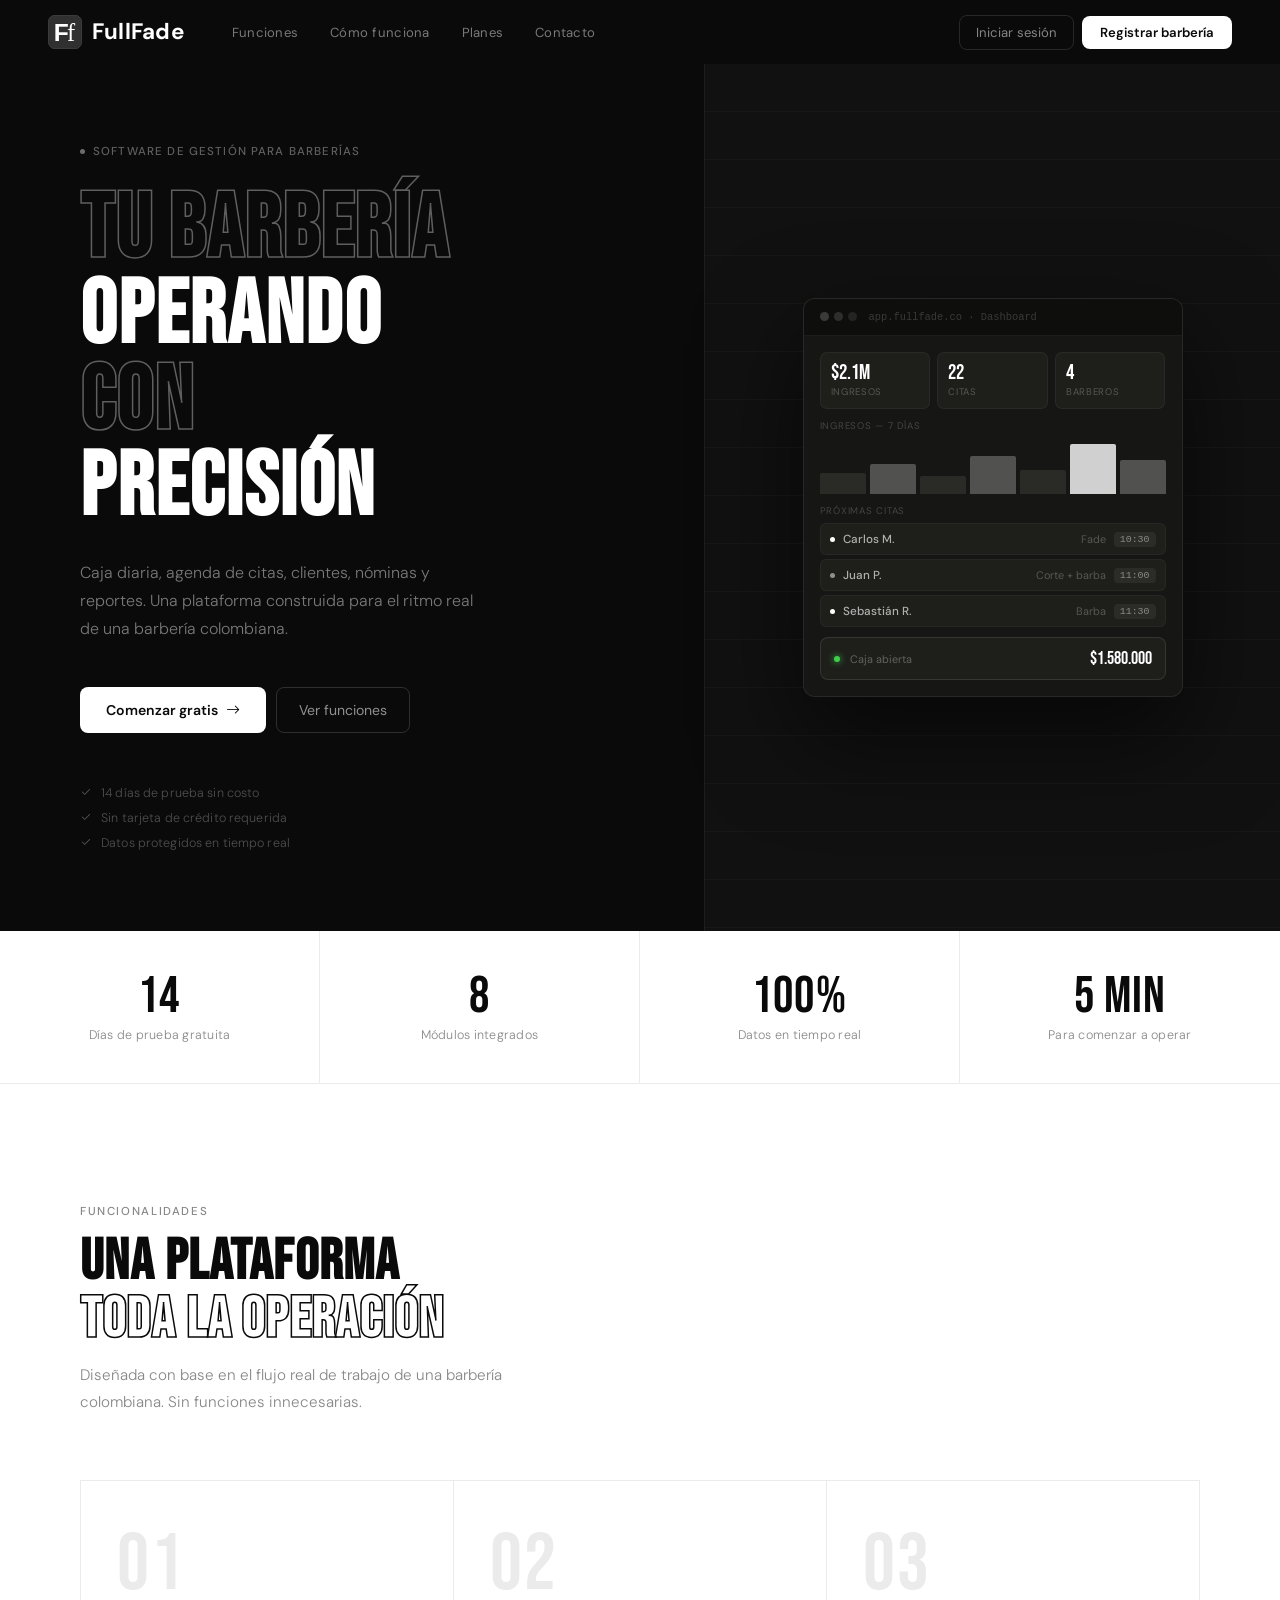
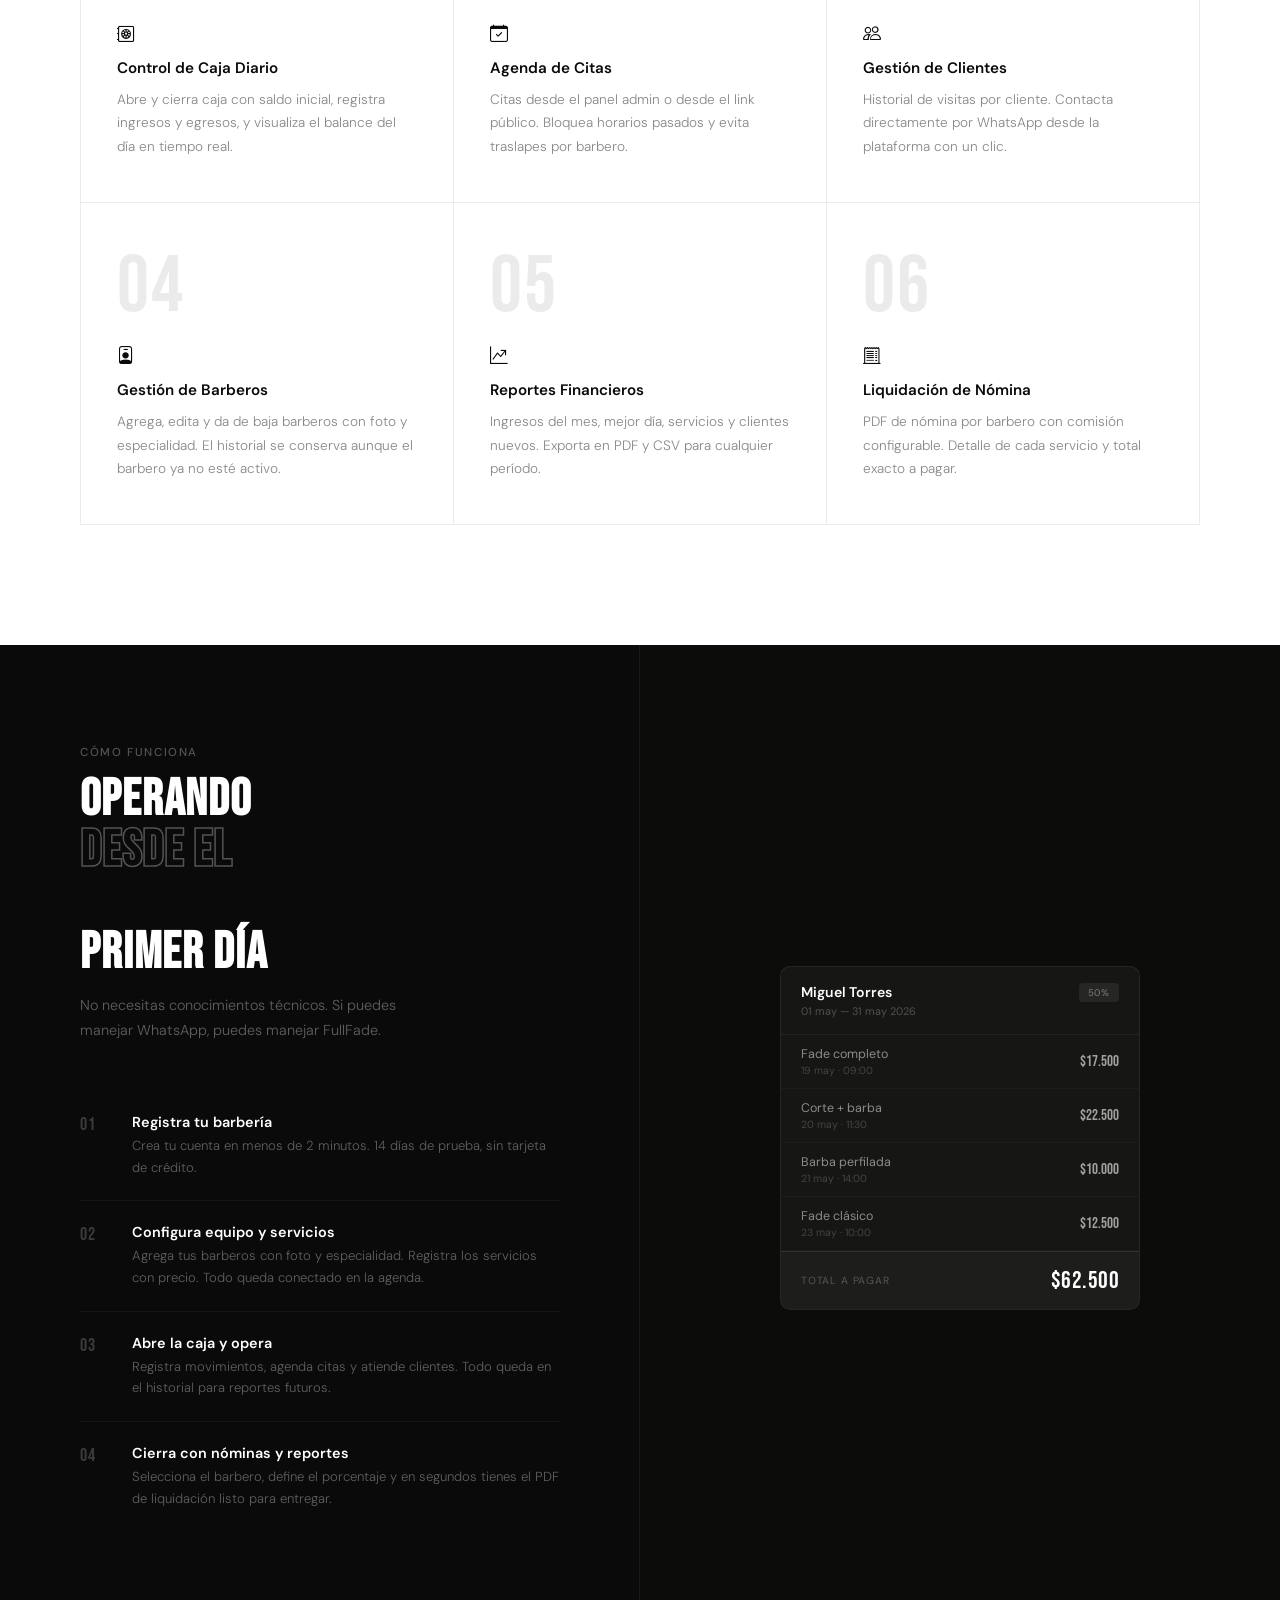
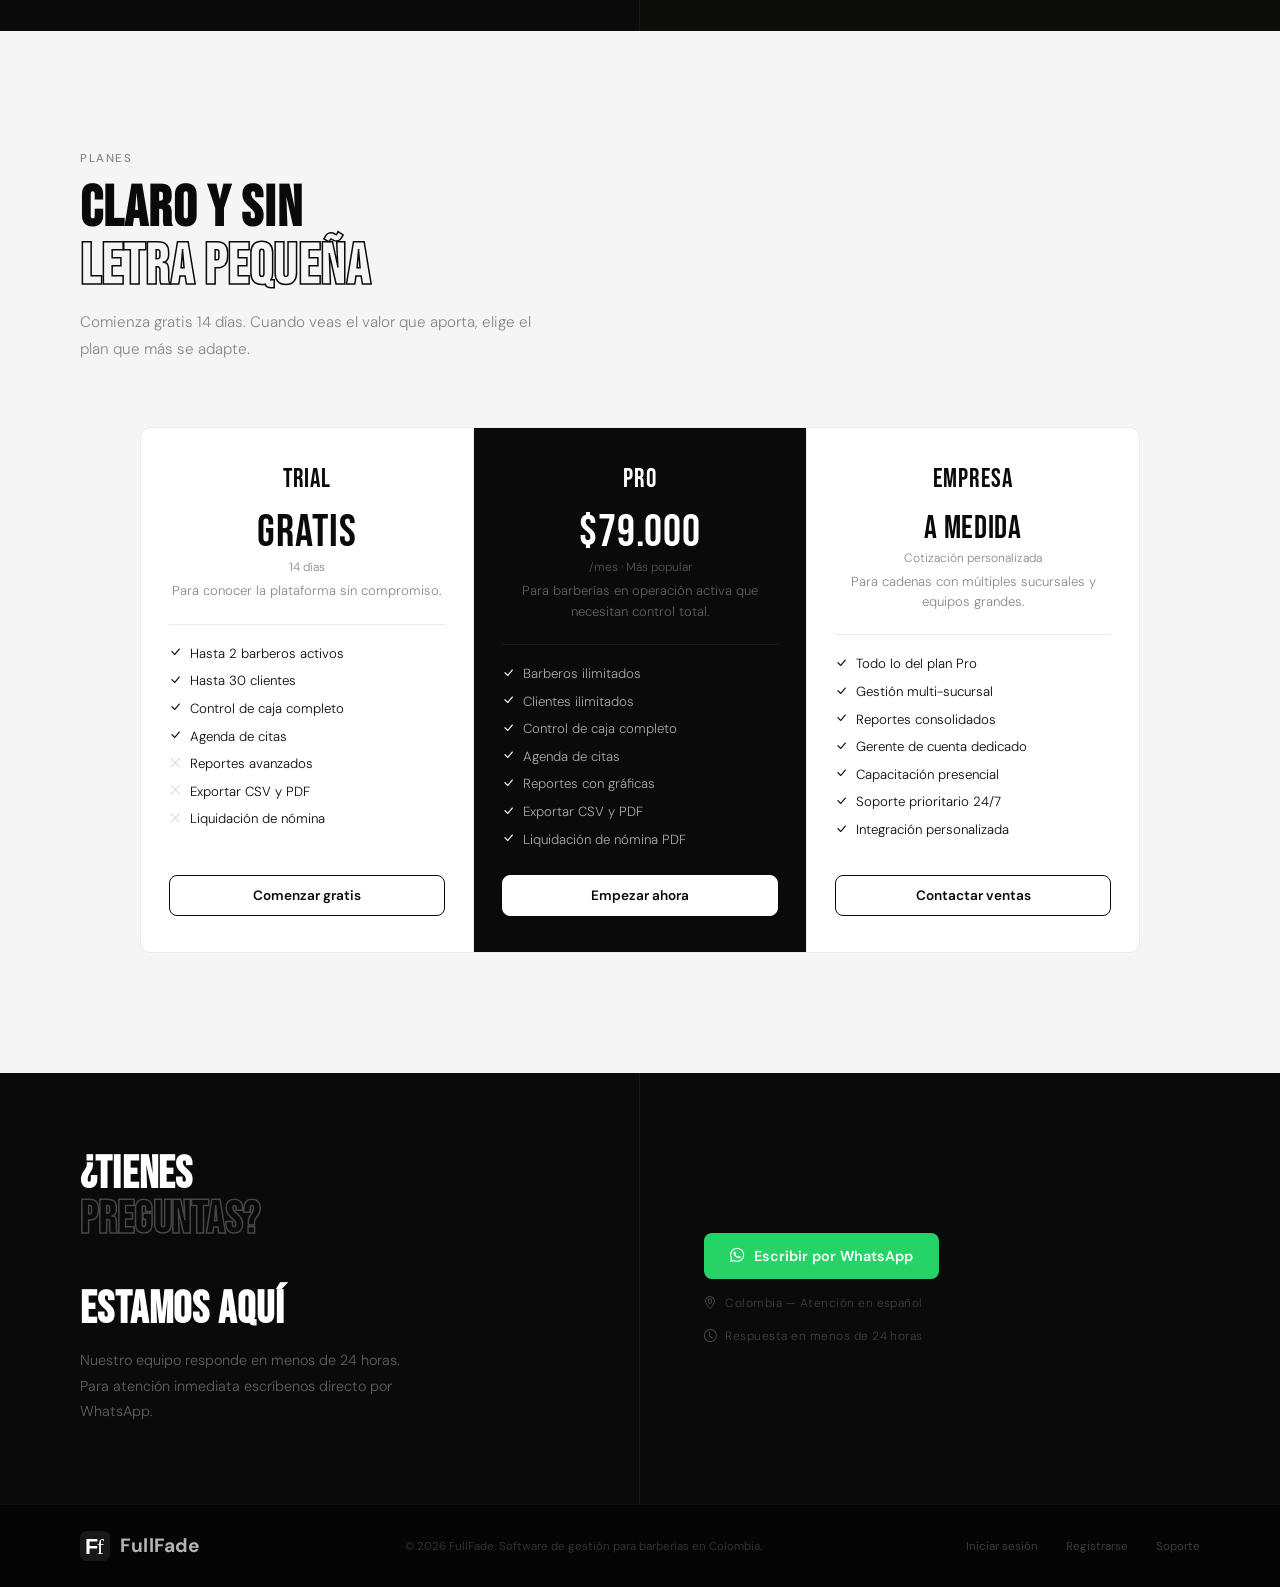
<file: index.html>
<!DOCTYPE html>
<html lang="es">
<head>
  <meta charset="UTF-8" />
  <meta name="viewport" content="width=device-width, initial-scale=1.0" />
  <title>FullFade - Software de Gestión para Barberías</title>
  <meta name="description" content="Controla tu caja, agenda citas, gestiona barberos y genera nóminas. Todo desde una sola plataforma diseñada para barberías colombianas." />
  <link rel="shortcut icon" href="/src/assets/favicon.svg" type="image/x-icon">
  <link rel="preconnect" href="https://fonts.googleapis.com" />
  <link rel="preconnect" href="https://fonts.gstatic.com" crossorigin />
  <link href="https://fonts.googleapis.com/css2?family=Bebas+Neue&family=DM+Sans:ital,opsz,wght@0,9..40,300;0,9..40,400;0,9..40,500;0,9..40,600&display=swap" rel="stylesheet" />
  <link rel="stylesheet" href="https://cdn.jsdelivr.net/npm/bootstrap-icons@1.11.3/font/bootstrap-icons.min.css" />

  <style>
    *, *::before, *::after { box-sizing: border-box; margin: 0; padding: 0; }

    :root {
      --black:  #0a0a0a;
      --white:  #ffffff;
      --gray1:  #f5f5f5;
      --gray2:  #ebebeb;
      --gray3:  #d0d0d0;
      --gray4:  #888888;
      --gray5:  #444444;
      --display: 'Bebas Neue', sans-serif;
      --body:    'DM Sans', system-ui, sans-serif;
      --r: 8px;
      --t: 0.2s ease;
    }

    html { scroll-behavior: smooth; }
    body {
      font-family: var(--body);
      background: var(--white);
      color: var(--black);
      overflow-x: hidden;
    }

    /* ── NAV ─────────────────────────────────────────────────────── */
    .nav {
      position: fixed; top: 0; left: 0; right: 0; z-index: 100;
      height: 64px;
      background: var(--black);
      display: flex; align-items: center;
    }
    .nav-inner {
      width: 100%; max-width: 1280px; margin: 0 auto;
      padding: 0 48px;
      display: flex; align-items: center; gap: 48px;
    }
    .logo {
      display: inline-flex; align-items: center; gap: 10px;
      text-decoration: none; flex-shrink: 0;
    }
    .logo-text {
      font-family: var(--body);
      font-size: 1.4rem; font-weight: 700;
      color: var(--white); line-height: 1;
      letter-spacing: 0.01em;
    }
    .nav-links { display: flex; gap: 32px; flex: 1; }
    .nav-links a {
      font-size: 0.82rem; font-weight: 400;
      color: rgba(255,255,255,0.45);
      text-decoration: none; letter-spacing: 0.02em;
      transition: color var(--t);
    }
    .nav-links a:hover { color: rgba(255,255,255,0.9); }
    .nav-actions { display: flex; gap: 8px; align-items: center; flex-shrink: 0; }
    .nav-login {
      font-size: 0.82rem; font-weight: 400; color: rgba(255,255,255,0.5);
      text-decoration: none; padding: 8px 16px;
      border: 1px solid rgba(255,255,255,0.12); border-radius: var(--r);
      transition: all var(--t);
    }
    .nav-login:hover { color: var(--white); border-color: rgba(255,255,255,0.3); }
    .nav-reg {
      font-size: 0.82rem; font-weight: 600; color: var(--black);
      text-decoration: none; padding: 8px 18px;
      background: var(--white); border-radius: var(--r);
      transition: background var(--t);
    }
    .nav-reg:hover { background: var(--gray2); }
    .nav-burger {
      display: none; flex-direction: column; gap: 5px;
      background: none; border: none; padding: 4px; margin-left: auto;
    }
    .nav-burger span { display: block; width: 20px; height: 1.5px; background: var(--white); }
    .nav-mobile {
      display: none; flex-direction: column;
      background: var(--black);
      border-top: 1px solid rgba(255,255,255,0.07);
      padding: 12px 20px 20px;
    }
    .nav-mobile.open { display: flex; }
    .nav-mobile a {
      font-size: 0.88rem; color: rgba(255,255,255,0.55);
      text-decoration: none; padding: 10px 10px; border-radius: 6px;
      transition: all var(--t);
    }
    .nav-mobile a:hover { color: var(--white); background: rgba(255,255,255,0.05); }
    .nav-mobile .m-reg {
      margin-top: 8px; background: var(--white); color: var(--black);
      font-weight: 600; text-align: center; border-radius: var(--r);
    }
    .nav-mobile .m-reg:hover { background: var(--gray2); }

    /* ── HERO ─────────────────────────────────────────────────────── */
    .hero {
      min-height: 100vh;
      padding-top: 64px;
      background: var(--black);
      display: grid;
      grid-template-columns: 55% 45%;
      overflow: hidden;
    }

    .hero-left {
      display: flex; flex-direction: column; justify-content: center;
      padding: 80px 64px 80px 80px;
    }

    /* tagline pequeño */
    .hero-tag {
      display: inline-flex; align-items: center; gap: 8px;
      font-size: 0.72rem; font-weight: 500; letter-spacing: 0.1em;
      text-transform: uppercase; color: rgba(255,255,255,0.35);
      margin-bottom: 28px;
    }
    .hero-tag-dot {
      width: 5px; height: 5px; border-radius: 50%;
      background: var(--white); opacity: 0.4; flex-shrink: 0;
    }

    .hero-h1 {
      font-family: var(--display);
      font-size: clamp(4rem, 7vw, 7rem);
      line-height: 0.96;
      color: var(--white);
      letter-spacing: 0.02em;
      margin-bottom: 28px;
    }
    /* linea de acento: hueca (outline) */
    .hero-h1 .outline {
      -webkit-text-stroke: 1.5px rgba(255,255,255,0.35);
      color: transparent;
      display: block;
    }
    .hero-h1 .solid { display: block; }

    .hero-sub {
      font-size: 1rem; font-weight: 300;
      color: rgba(255,255,255,0.45);
      line-height: 1.75; max-width: 400px;
      margin-bottom: 44px;
    }

    .hero-btns { display: flex; gap: 10px; flex-wrap: wrap; margin-bottom: 52px; }
    .btn-wh {
      display: inline-flex; align-items: center; gap: 8px;
      background: var(--white); color: var(--black);
      font-size: 0.88rem; font-weight: 600; padding: 13px 26px;
      border-radius: var(--r); text-decoration: none;
      transition: all var(--t);
    }
    .btn-wh:hover { background: var(--gray2); transform: translateY(-1px); }
    .btn-br {
      display: inline-flex; align-items: center; gap: 8px;
      background: transparent; color: rgba(255,255,255,0.55);
      font-size: 0.88rem; font-weight: 400; padding: 13px 22px;
      border: 1px solid rgba(255,255,255,0.15); border-radius: var(--r);
      text-decoration: none; transition: all var(--t);
    }
    .btn-br:hover { color: var(--white); border-color: rgba(255,255,255,0.4); }

    .hero-proofs { display: flex; flex-direction: column; gap: 9px; }
    .hero-proof {
      display: flex; align-items: center; gap: 9px;
      font-size: 0.78rem; font-weight: 300;
      color: rgba(255,255,255,0.28); letter-spacing: 0.01em;
    }
    .hero-proof i { font-size: 0.72rem; color: rgba(255,255,255,0.35); }

    /* panel derecho del hero */
    .hero-right {
      position: relative;
      background: #111;
      display: flex; align-items: center; justify-content: center;
      padding: 60px 48px;
      border-left: 1px solid rgba(255,255,255,0.05);
    }
    /* líneas horizontales sutiles — efecto hoja milimetrada en negro */
    .hero-right::before {
      content: '';
      position: absolute; inset: 0;
      background: repeating-linear-gradient(
        180deg,
        transparent 0px,
        transparent 47px,
        rgba(255,255,255,0.03) 47px,
        rgba(255,255,255,0.03) 48px
      );
      pointer-events: none;
    }

    /* dashboard mock */
    .dash {
      position: relative; z-index: 1;
      width: 100%; max-width: 380px;
      background: #161614;
      border: 1px solid rgba(255,255,255,0.08);
      border-radius: 12px; overflow: hidden;
      box-shadow: 0 40px 100px rgba(0,0,0,0.6);
    }
    .dash-bar {
      padding: 12px 16px;
      background: #0e0e0c;
      border-bottom: 1px solid rgba(255,255,255,0.06);
      display: flex; align-items: center; gap: 12px;
    }
    .d-dots { display: flex; gap: 5px; }
    .d-dots span { width: 9px; height: 9px; border-radius: 50%; }
    .d-dots span:nth-child(1) { background: #3a3a38; }
    .d-dots span:nth-child(2) { background: #2e2e2c; }
    .d-dots span:nth-child(3) { background: #242422; }
    .d-url {
      font-family: 'DM Mono', monospace; font-size: 0.65rem;
      color: rgba(255,255,255,0.18); flex: 1;
    }
    .dash-body { padding: 16px; display: flex; flex-direction: column; gap: 10px; }

    /* kpis */
    .d-kpis { display: grid; grid-template-columns: repeat(3,1fr); gap: 7px; }
    .dk {
      background: #1e1e1b; border: 1px solid rgba(255,255,255,0.05);
      border-radius: 7px; padding: 10px;
    }
    .dk-v {
      font-family: var(--display); font-size: 1.3rem; color: var(--white);
      line-height: 1; margin-bottom: 2px;
    }
    .dk-l {
      font-size: 0.6rem; text-transform: uppercase; letter-spacing: 0.07em;
      color: rgba(255,255,255,0.25);
    }

    /* chart */
    .d-lbl {
      font-size: 0.6rem; text-transform: uppercase; letter-spacing: 0.08em;
      color: rgba(255,255,255,0.2); margin-bottom: 6px;
    }
    .d-bars { display: flex; align-items: flex-end; gap: 4px; height: 56px; }
    .db { flex: 1; border-radius: 2px 2px 0 0; background: #2a2a27; }
    .db.hi { background: var(--white); opacity: 0.8; }
    .db.md { background: rgba(255,255,255,0.25); }

    /* citas */
    .d-cita {
      display: flex; align-items: center; gap: 8px;
      padding: 7px 9px; font-size: 0.73rem;
      background: #1e1e1b; border: 1px solid rgba(255,255,255,0.04);
      border-radius: 6px; margin-bottom: 4px;
    }
    .d-cita:last-of-type { margin-bottom: 0; }
    .d-dot { width: 5px; height: 5px; border-radius: 50%;
              background: var(--white); opacity: 0.5; flex-shrink: 0; }
    .d-dot.a { opacity: 1; }
    .d-nm { font-weight: 500; color: rgba(255,255,255,0.65); flex: 1; }
    .d-sv { color: rgba(255,255,255,0.25); font-size: 0.68rem; }
    .d-hr {
      font-family: 'DM Mono', monospace; font-size: 0.62rem;
      color: rgba(255,255,255,0.45);
      background: rgba(255,255,255,0.06); padding: 2px 6px; border-radius: 4px;
    }

    /* caja */
    .d-caja {
      display: flex; align-items: center; gap: 10px;
      background: #1e1e1b; border: 1px solid rgba(255,255,255,0.1);
      border-radius: 8px; padding: 10px 13px;
    }
    .d-live { width: 6px; height: 6px; border-radius: 50%;
               background: #3ecf4a; box-shadow: 0 0 7px #3ecf4a; flex-shrink: 0; }
    .d-ct { font-size: 0.68rem; color: rgba(255,255,255,0.3); flex: 1; }
    .d-cv { font-family: var(--display); font-size: 1.1rem; color: var(--white); }

    /* ── STATS BAR ────────────────────────────────────────────────── */
    .stats {
      background: var(--white);
      border-bottom: 1px solid var(--gray2);
      display: grid; grid-template-columns: repeat(4,1fr);
    }
    .stat {
      padding: 40px 32px; text-align: center;
      border-right: 1px solid var(--gray2);
    }
    .stat:last-child { border-right: none; }
    .stat-n {
      font-family: var(--display);
      font-size: 3.2rem; color: var(--black);
      line-height: 1; margin-bottom: 5px;
      letter-spacing: 0.02em;
    }
    .stat-l {
      font-size: 0.78rem; font-weight: 300;
      color: var(--gray4); letter-spacing: 0.02em;
    }

    /* ── FEATURES ────────────────────────────────────────────────── */
    .features { padding: 120px 80px; background: var(--white); }
    .sec-eyebrow {
      font-size: 0.72rem; font-weight: 500; text-transform: uppercase;
      letter-spacing: 0.14em; color: var(--gray4); margin-bottom: 14px;
      display: block;
    }
    .sec-h {
      font-family: var(--display);
      font-size: clamp(2.6rem, 4.5vw, 4.2rem);
      line-height: 1; letter-spacing: 0.02em;
      color: var(--black); margin-bottom: 14px;
    }
    /* outline en titulos de sección */
    .sec-h .out {
      -webkit-text-stroke: 1.5px var(--black);
      color: transparent;
    }
    .sec-sub {
      font-size: 0.95rem; font-weight: 300; color: var(--gray4);
      line-height: 1.75; max-width: 480px; margin-bottom: 64px;
    }

    /* grilla editorial: borde compartido, sin card elevada */
    .feat-grid {
      display: grid; grid-template-columns: repeat(3,1fr);
      border-top: 1px solid var(--gray2);
      border-left: 1px solid var(--gray2);
    }
    .feat {
      padding: 44px 36px;
      border-right: 1px solid var(--gray2);
      border-bottom: 1px solid var(--gray2);
      position: relative; overflow: hidden;
      transition: background var(--t);
    }
    .feat:hover { background: var(--gray1); }
    .feat-n {
      font-family: var(--display);
      font-size: 5rem; line-height: 1;
      color: var(--gray2); letter-spacing: 0.02em;
      margin-bottom: 18px; display: block;
      transition: color var(--t);
    }
    .feat:hover .feat-n { color: var(--gray3); }
    .feat-icon { font-size: 1.1rem; color: var(--black); margin-bottom: 14px; display: block; }
    .feat-title {
      font-size: 0.95rem; font-weight: 600; color: var(--black);
      margin-bottom: 10px; line-height: 1.3;
    }
    .feat-desc {
      font-size: 0.85rem; font-weight: 300; color: var(--gray4); line-height: 1.7;
    }

    /* ── HOW IT WORKS ─────────────────────────────────────────────── */
    .how {
      display: grid; grid-template-columns: 1fr 1fr;
      background: var(--black);
    }
    .how-left {
      padding: 100px 80px;
      border-right: 1px solid rgba(255,255,255,0.06);
    }
    .how-ey {
      font-size: 0.72rem; font-weight: 500; text-transform: uppercase;
      letter-spacing: 0.14em; color: rgba(255,255,255,0.3);
      margin-bottom: 14px; display: block;
    }
    .how-h {
      font-family: var(--display);
      font-size: clamp(2.4rem, 4vw, 3.6rem);
      line-height: 1; letter-spacing: 0.02em;
      color: var(--white); margin-bottom: 14px;
    }
    .how-h .out {
      -webkit-text-stroke: 1.5px rgba(255,255,255,0.3);
      color: transparent; display: block;
    }
    .how-sub {
      font-size: 0.9rem; font-weight: 300;
      color: rgba(255,255,255,0.35); line-height: 1.75;
      max-width: 360px; margin-bottom: 48px;
    }
    .steps { display: flex; flex-direction: column; }
    .step {
      display: flex; gap: 20px; align-items: flex-start;
      padding: 22px 0; border-bottom: 1px solid rgba(255,255,255,0.05);
    }
    .step:last-child { border-bottom: none; }
    .step-n {
      font-family: var(--display); font-size: 1.1rem;
      color: rgba(255,255,255,0.2); flex-shrink: 0;
      width: 32px; padding-top: 1px; letter-spacing: 0.04em;
    }
    .step-title { font-size: 0.9rem; font-weight: 600; color: var(--white); margin-bottom: 4px; }
    .step-desc  { font-size: 0.82rem; font-weight: 300; color: rgba(255,255,255,0.35); line-height: 1.65; }

    .how-right {
      padding: 100px 64px;
      background: #0c0c0a;
      display: flex; align-items: center; justify-content: center;
    }
    .nomina-mock {
      width: 100%; max-width: 360px;
      background: #161614;
      border: 1px solid rgba(255,255,255,0.07);
      border-radius: 10px; overflow: hidden;
    }
    .nom-head {
      padding: 16px 20px; border-bottom: 1px solid rgba(255,255,255,0.05);
      display: flex; justify-content: space-between; align-items: flex-start;
    }
    .nom-title {
      font-size: 0.88rem; font-weight: 600; color: var(--white);
    }
    .nom-period { font-size: 0.68rem; color: rgba(255,255,255,0.25); margin-top: 3px; }
    .nom-chip {
      font-size: 0.6rem; text-transform: uppercase; letter-spacing: 0.08em;
      background: rgba(255,255,255,0.07); color: rgba(255,255,255,0.4);
      padding: 3px 9px; border-radius: 4px;
    }
    .nom-row {
      display: flex; justify-content: space-between; align-items: center;
      padding: 11px 20px; border-bottom: 1px solid rgba(255,255,255,0.03);
      font-size: 0.78rem;
    }
    .nom-row:last-of-type { border-bottom: none; }
    .nom-con { color: rgba(255,255,255,0.5); }
    .nom-dt  { font-size: 0.65rem; color: rgba(255,255,255,0.2); margin-top: 2px; }
    .nom-amt { font-family: var(--display); font-size: 0.95rem; color: rgba(255,255,255,0.6); }
    .nom-foot {
      padding: 14px 20px; background: rgba(255,255,255,0.03);
      border-top: 1px solid rgba(255,255,255,0.08);
      display: flex; justify-content: space-between; align-items: center;
    }
    .nom-foot-l { font-size: 0.65rem; text-transform: uppercase; letter-spacing: 0.08em; color: rgba(255,255,255,0.25); }
    .nom-foot-v { font-family: var(--display); font-size: 1.5rem; color: var(--white); letter-spacing: 0.02em; }

    /* ── PRICING ─────────────────────────────────────────────────── */
    .pricing {
      padding: 120px 80px;
      background: var(--gray1);
    }
    .pricing .sec-head { max-width: 480px; margin-bottom: 64px; }

    .plans {
      display: grid; grid-template-columns: repeat(3,1fr);
      border: 1px solid var(--gray2);
      border-radius: 10px; overflow: hidden;
      background: var(--gray2); gap: 1px;
      max-width: 1000px;
    }
    .plan {
      background: var(--white); padding: 36px 28px;
      display: flex; flex-direction: column;
      transition: background var(--t);
    }
    .plan:hover { background: #fafafa; }
    .plan.pro { background: var(--black); }
    .plan.pro:hover { background: #111; }

    .plan-name {
      font-family: var(--display); font-size: 1.6rem;
      letter-spacing: 0.04em; color: var(--black); margin-bottom: 16px;
    }
    .plan.pro .plan-name { color: var(--white); }
    .plan-price {
      font-family: var(--display); font-size: 2.8rem;
      line-height: 1; letter-spacing: 0.02em;
      color: var(--black); margin-bottom: 4px;
    }
    .plan.pro .plan-price { color: var(--white); }
    .plan-per {
      font-size: 0.75rem; font-weight: 300; color: var(--gray4);
      margin-bottom: 6px;
    }
    .plan.pro .plan-per { color: rgba(255,255,255,0.3); }
    .plan-desc {
      font-size: 0.82rem; font-weight: 300; color: var(--gray4);
      margin-bottom: 22px; line-height: 1.55;
    }
    .plan.pro .plan-desc { color: rgba(255,255,255,0.35); }
    .plan-div { height: 1px; background: var(--gray2); margin-bottom: 20px; }
    .plan.pro .plan-div { background: rgba(255,255,255,0.07); }
    .plan-list { list-style: none; flex: 1; display: flex; flex-direction: column; gap: 9px; margin-bottom: 26px; }
    .plan-list li {
      display: flex; gap: 9px; align-items: flex-start;
      font-size: 0.83rem; font-weight: 300; color: var(--black); line-height: 1.4;
    }
    .plan.pro .plan-list li { color: rgba(255,255,255,0.65); }
    .plan-list li .ok { color: var(--black); flex-shrink: 0; font-size: 0.78rem; }
    .plan-list li .no { color: var(--gray3); flex-shrink: 0; font-size: 0.78rem; }
    .plan.pro .plan-list li .ok { color: var(--white); }
    .plan.pro .plan-list li .no { color: rgba(255,255,255,0.15); }

    .btn-plan {
      display: block; text-align: center; text-decoration: none;
      padding: 11px 20px; border-radius: var(--r); font-size: 0.85rem; font-weight: 600;
      border: 1.5px solid var(--black); color: var(--black); background: transparent;
      transition: all var(--t);
    }
    .btn-plan:hover { background: var(--black); color: var(--white); }
    .btn-plan.inv { background: var(--white); color: var(--black); border-color: var(--white); }
    .btn-plan.inv:hover { background: var(--gray2); border-color: var(--gray2); }

    /* ── CONTACT ─────────────────────────────────────────────────── */
    .contact {
      display: grid; grid-template-columns: 1fr 1fr;
      background: var(--black); min-height: 360px;
    }
    .contact-left {
      padding: 80px 80px;
      border-right: 1px solid rgba(255,255,255,0.06);
      display: flex; flex-direction: column; justify-content: center;
    }
    .contact-h {
      font-family: var(--display);
      font-size: clamp(2.2rem, 3.5vw, 3.4rem);
      line-height: 1; letter-spacing: 0.02em;
      color: var(--white); margin-bottom: 16px;
    }
    .contact-h .out {
      -webkit-text-stroke: 1.5px rgba(255,255,255,0.25);
      color: transparent; display: block;
    }
    .contact-sub {
      font-size: 0.9rem; font-weight: 300;
      color: rgba(255,255,255,0.35); line-height: 1.75;
      max-width: 340px;
    }
    .contact-right {
      padding: 80px 64px;
      display: flex; flex-direction: column; justify-content: center; gap: 16px;
    }
    .btn-wa {
      display: inline-flex; align-items: center; gap: 10px;
      background: #25D366; color: var(--white);
      font-size: 0.9rem; font-weight: 600; padding: 14px 26px;
      border-radius: var(--r); text-decoration: none;
      width: fit-content; transition: all var(--t);
    }
    .btn-wa:hover { background: #1db954; transform: translateY(-1px); }
    .c-detail {
      display: flex; align-items: center; gap: 8px;
      font-size: 0.75rem; font-weight: 300; letter-spacing: 0.04em;
      color: rgba(255,255,255,0.22);
    }
    .c-detail i { font-size: 0.8rem; color: rgba(255,255,255,0.3); }

    /* ── FOOTER ──────────────────────────────────────────────────── */
    .footer {
      background: #050505;
      border-top: 1px solid rgba(255,255,255,0.04);
      padding: 26px 80px;
      display: flex; align-items: center; justify-content: space-between;
      flex-wrap: wrap; gap: 16px;
    }
    .footer-logo { display: inline-flex; align-items: center; gap: 10px; text-decoration: none; }
    .footer-logo .logo-text { font-size: 1.2rem; color: rgba(255,255,255,0.7); }
    .footer-copy { font-size: 0.72rem; color: rgba(255,255,255,0.18); }
    .footer-links { display: flex; gap: 28px; }
    .footer-links a {
      font-size: 0.72rem; color: rgba(255,255,255,0.22);
      text-decoration: none; transition: color var(--t);
    }
    .footer-links a:hover { color: rgba(255,255,255,0.6); }

    /* ── REVEAL ──────────────────────────────────────────────────── */
    .rv {
      opacity: 0; transform: translateY(18px);
      transition: opacity 0.5s ease, transform 0.5s ease;
    }
    .rv.in { opacity: 1; transform: none; }

    /* ── RESPONSIVE ──────────────────────────────────────────────── */
    @media (max-width: 1100px) {
      .feat-grid { grid-template-columns: repeat(2,1fr); }
      .plans { grid-template-columns: 1fr 1fr; }
      .plans .plan:last-child { grid-column: 1 / -1; }
    }
    @media (max-width: 900px) {
      .how { grid-template-columns: 1fr; }
      .how-left { border-right: none; border-bottom: 1px solid rgba(255,255,255,0.06); padding: 72px 48px; }
      .how-right { padding: 48px; }
      .contact { grid-template-columns: 1fr; }
      .contact-left { border-right: none; border-bottom: 1px solid rgba(255,255,255,0.06); padding: 64px 48px; }
      .contact-right { padding: 48px; }
    }
    @media (max-width: 768px) {
      .nav-inner { padding: 0 24px; }
      .nav-links, .nav-actions { display: none; }
      .nav-burger { display: flex; }
      .hero { grid-template-columns: 1fr; }
      .hero-left { padding: 60px 32px; }
      .hero-right { display: none; }
      .stats { grid-template-columns: 1fr 1fr; }
      .stat { border-bottom: 1px solid var(--gray2); }
      .stat:nth-child(even) { border-right: none; }
      .features, .pricing { padding: 80px 32px; }
      .how-left { padding: 72px 32px; }
      .how-right { padding: 32px; }
      .contact-left, .contact-right { padding: 60px 32px; }
      .footer { padding: 24px 32px; flex-direction: column; align-items: flex-start; gap: 12px; }
      .feat-grid { grid-template-columns: 1fr; }
      .plans { grid-template-columns: 1fr; max-width: 420px;}
      .plans .plan:last-child { grid-column: auto; }
    }
    @media (max-width: 480px) {
      .hero-left { padding: 48px 24px; }
      .hero-h1 { font-size: 3.4rem; }
      .stats { grid-template-columns: 1fr; }
      .stat { border-right: none; }
      .hero-btns { flex-direction: column; align-items: flex-start; }
    }
  </style>
</head>
<body>

<!-- NAV -->
<nav class="nav">
  <div class="nav-inner">
    <a href="/" class="logo">
      <svg width="34" height="34" viewBox="0 0 36 36" fill="none" xmlns="http://www.w3.org/2000/svg" style="display:block;flex-shrink:0">
        <rect width="36" height="36" rx="8" fill="white" fill-opacity="0.1"/>
        <rect width="36" height="36" rx="8" fill="white" fill-opacity="0.06" stroke="rgba(255,255,255,0.12)" stroke-width="1"/>
        <text x="6" y="27" font-family="Arial" font-size="26" font-weight="700" fill="white">F</text>
        <text x="20" y="27" font-family="serif" font-size="26" fill="white">f</text>
      </svg>
      <span class="logo-text">FullFade</span>
    </a>
    <div class="nav-links">
      <a href="#features">Funciones</a>
      <a href="#how">Cómo funciona</a>
      <a href="#pricing">Planes</a>
      <a href="#contact">Contacto</a>
    </div>
    <div class="nav-actions">
      <a href="src/pages/login.html" class="nav-login">Iniciar sesión</a>
      <a href="src/pages/register.html" class="nav-reg">Registrar barbería</a>
    </div>
    <button class="nav-burger" id="navBurger" aria-label="Menú">
      <span></span><span></span><span></span>
    </button>
  </div>
</nav>
<div class="nav-mobile" id="navMobile">
  <a href="#features">Funciones</a>
  <a href="#how">Cómo funciona</a>
  <a href="#pricing">Planes</a>
  <a href="#contact">Contacto</a>
  <a href="src/pages/login.html">Iniciar sesión</a>
  <a href="src/pages/register.html" class="m-reg">Registrar barbería</a>
</div>

<!-- HERO -->
<section class="hero" id="home">
  <div class="hero-left">
    <div class="hero-tag">
      <span class="hero-tag-dot"></span>
      Software de gestión para barberías
    </div>

    <h1 class="hero-h1">
      <span class="outline">TU BARBERÍA</span>
      OPERANDO
      <span class="outline">CON</span>
      PRECISIÓN
    </h1>

    <p class="hero-sub">
      Caja diaria, agenda de citas, clientes, nóminas y reportes.
      Una plataforma construida para el ritmo real de una barbería colombiana.
    </p>

    <div class="hero-btns">
      <a href="src/pages/register.html" class="btn-wh">
        Comenzar gratis <i class="bi bi-arrow-right"></i>
      </a>
      <a href="#features" class="btn-br">
        Ver funciones
      </a>
    </div>

    <div class="hero-proofs">
      <div class="hero-proof"><i class="bi bi-check2"></i> 14 días de prueba sin costo</div>
      <div class="hero-proof"><i class="bi bi-check2"></i> Sin tarjeta de crédito requerida</div>
      <div class="hero-proof"><i class="bi bi-check2"></i> Datos protegidos en tiempo real</div>
    </div>
  </div>

  <div class="hero-right">
    <div class="dash">
      <div class="dash-bar">
        <div class="d-dots"><span></span><span></span><span></span></div>
        <div class="d-url">app.fullfade.co · Dashboard</div>
      </div>
      <div class="dash-body">
        <div class="d-kpis">
          <div class="dk"><div class="dk-v">$2.1M</div><div class="dk-l">Ingresos</div></div>
          <div class="dk"><div class="dk-v">22</div><div class="dk-l">Citas</div></div>
          <div class="dk"><div class="dk-v">4</div><div class="dk-l">Barberos</div></div>
        </div>
        <div>
          <div class="d-lbl">Ingresos — 7 días</div>
          <div class="d-bars">
            <div class="db" style="height:38%"></div>
            <div class="db md" style="height:55%"></div>
            <div class="db" style="height:32%"></div>
            <div class="db md" style="height:68%"></div>
            <div class="db" style="height:44%"></div>
            <div class="db hi" style="height:90%"></div>
            <div class="db md" style="height:62%"></div>
          </div>
        </div>
        <div>
          <div class="d-lbl">Próximas citas</div>
          <div class="d-cita">
            <div class="d-dot a"></div>
            <div class="d-nm">Carlos M.</div>
            <div class="d-sv">Fade</div>
            <div class="d-hr">10:30</div>
          </div>
          <div class="d-cita">
            <div class="d-dot"></div>
            <div class="d-nm">Juan P.</div>
            <div class="d-sv">Corte + barba</div>
            <div class="d-hr">11:00</div>
          </div>
          <div class="d-cita">
            <div class="d-dot a"></div>
            <div class="d-nm">Sebastián R.</div>
            <div class="d-sv">Barba</div>
            <div class="d-hr">11:30</div>
          </div>
        </div>
        <div class="d-caja">
          <div class="d-live"></div>
          <div class="d-ct">Caja abierta</div>
          <div class="d-cv">$1.580.000</div>
        </div>
      </div>
    </div>
  </div>
</section>

<!-- STATS -->
<div class="stats">
  <div class="stat rv"><div class="stat-n">14</div><div class="stat-l">Días de prueba gratuita</div></div>
  <div class="stat rv" style="transition-delay:.07s"><div class="stat-n">8</div><div class="stat-l">Módulos integrados</div></div>
  <div class="stat rv" style="transition-delay:.14s"><div class="stat-n">100%</div><div class="stat-l">Datos en tiempo real</div></div>
  <div class="stat rv" style="transition-delay:.21s"><div class="stat-n">5 min</div><div class="stat-l">Para comenzar a operar</div></div>
</div>

<!-- FEATURES -->
<section class="features" id="features">
  <div class="sec-head rv">
    <span class="sec-eyebrow">Funcionalidades</span>
    <h2 class="sec-h">UNA PLATAFORMA<br><span class="out">TODA LA OPERACIÓN</span></h2>
    <p class="sec-sub">Diseñada con base en el flujo real de trabajo de una barbería colombiana. Sin funciones innecesarias.</p>
  </div>
  <div class="feat-grid">
    <div class="feat rv">
      <span class="feat-n">01</span>
      <i class="bi bi-safe2 feat-icon"></i>
      <div class="feat-title">Control de Caja Diario</div>
      <p class="feat-desc">Abre y cierra caja con saldo inicial, registra ingresos y egresos, y visualiza el balance del día en tiempo real.</p>
    </div>
    <div class="feat rv" style="transition-delay:.06s">
      <span class="feat-n">02</span>
      <i class="bi bi-calendar-check feat-icon"></i>
      <div class="feat-title">Agenda de Citas</div>
      <p class="feat-desc">Citas desde el panel admin o desde el link público. Bloquea horarios pasados y evita traslapes por barbero.</p>
    </div>
    <div class="feat rv" style="transition-delay:.12s">
      <span class="feat-n">03</span>
      <i class="bi bi-people feat-icon"></i>
      <div class="feat-title">Gestión de Clientes</div>
      <p class="feat-desc">Historial de visitas por cliente. Contacta directamente por WhatsApp desde la plataforma con un clic.</p>
    </div>
    <div class="feat rv">
      <span class="feat-n">04</span>
      <i class="bi bi-person-badge feat-icon"></i>
      <div class="feat-title">Gestión de Barberos</div>
      <p class="feat-desc">Agrega, edita y da de baja barberos con foto y especialidad. El historial se conserva aunque el barbero ya no esté activo.</p>
    </div>
    <div class="feat rv" style="transition-delay:.06s">
      <span class="feat-n">05</span>
      <i class="bi bi-graph-up-arrow feat-icon"></i>
      <div class="feat-title">Reportes Financieros</div>
      <p class="feat-desc">Ingresos del mes, mejor día, servicios y clientes nuevos. Exporta en PDF y CSV para cualquier período.</p>
    </div>
    <div class="feat rv" style="transition-delay:.12s">
      <span class="feat-n">06</span>
      <i class="bi bi-receipt-cutoff feat-icon"></i>
      <div class="feat-title">Liquidación de Nómina</div>
      <p class="feat-desc">PDF de nómina por barbero con comisión configurable. Detalle de cada servicio y total exacto a pagar.</p>
    </div>
  </div>
</section>

<!-- HOW -->
<section class="how" id="how">
  <div class="how-left">
    <span class="how-ey">Cómo funciona</span>
    <h2 class="how-h">OPERANDO<br><span class="out">DESDE EL</span><br>PRIMER DÍA</h2>
    <p class="how-sub">No necesitas conocimientos técnicos. Si puedes manejar WhatsApp, puedes manejar FullFade.</p>
    <div class="steps">
      <div class="step rv">
        <div class="step-n">01</div>
        <div>
          <div class="step-title">Registra tu barbería</div>
          <div class="step-desc">Crea tu cuenta en menos de 2 minutos. 14 días de prueba, sin tarjeta de crédito.</div>
        </div>
      </div>
      <div class="step rv" style="transition-delay:.1s">
        <div class="step-n">02</div>
        <div>
          <div class="step-title">Configura equipo y servicios</div>
          <div class="step-desc">Agrega tus barberos con foto y especialidad. Registra los servicios con precio. Todo queda conectado en la agenda.</div>
        </div>
      </div>
      <div class="step rv" style="transition-delay:.2s">
        <div class="step-n">03</div>
        <div>
          <div class="step-title">Abre la caja y opera</div>
          <div class="step-desc">Registra movimientos, agenda citas y atiende clientes. Todo queda en el historial para reportes futuros.</div>
        </div>
      </div>
      <div class="step rv" style="transition-delay:.3s">
        <div class="step-n">04</div>
        <div>
          <div class="step-title">Cierra con nóminas y reportes</div>
          <div class="step-desc">Selecciona el barbero, define el porcentaje y en segundos tienes el PDF de liquidación listo para entregar.</div>
        </div>
      </div>
    </div>
  </div>

  <div class="how-right">
    <div class="nomina-mock rv">
      <div class="nom-head">
        <div>
          <div class="nom-title">Miguel Torres</div>
          <div class="nom-period">01 may — 31 may 2026</div>
        </div>
        <div class="nom-chip">50%</div>
      </div>
      <div class="nom-row">
        <div><div class="nom-con">Fade completo</div><div class="nom-dt">19 may · 09:00</div></div>
        <div class="nom-amt">$17.500</div>
      </div>
      <div class="nom-row">
        <div><div class="nom-con">Corte + barba</div><div class="nom-dt">20 may · 11:30</div></div>
        <div class="nom-amt">$22.500</div>
      </div>
      <div class="nom-row">
        <div><div class="nom-con">Barba perfilada</div><div class="nom-dt">21 may · 14:00</div></div>
        <div class="nom-amt">$10.000</div>
      </div>
      <div class="nom-row">
        <div><div class="nom-con">Fade clásico</div><div class="nom-dt">23 may · 10:00</div></div>
        <div class="nom-amt">$12.500</div>
      </div>
      <div class="nom-foot">
        <div class="nom-foot-l">Total a pagar</div>
        <div class="nom-foot-v">$62.500</div>
      </div>
    </div>
  </div>
</section>

<!-- PRICING -->
<section class="pricing" id="pricing">
  <div class="sec-head rv">
    <span class="sec-eyebrow">Planes</span>
    <h2 class="sec-h">CLARO Y SIN<br><span class="out">LETRA PEQUEÑA</span></h2>
    <p class="sec-sub">Comienza gratis 14 días. Cuando veas el valor que aporta, elige el plan que más se adapte.</p>
  </div>
<center>
    <div class="plans rv">
    <div class="plan">
      <div class="plan-name">TRIAL</div>
      <div class="plan-price">Gratis</div>
      <div class="plan-per">14 días</div>
      <p class="plan-desc">Para conocer la plataforma sin compromiso.</p>
      <div class="plan-div"></div>
      <ul class="plan-list">
        <li><i class="bi bi-check-lg ok"></i> Hasta 2 barberos activos</li>
        <li><i class="bi bi-check-lg ok"></i> Hasta 30 clientes</li>
        <li><i class="bi bi-check-lg ok"></i> Control de caja completo</li>
        <li><i class="bi bi-check-lg ok"></i> Agenda de citas</li>
        <li><i class="bi bi-x-lg no"></i> Reportes avanzados</li>
        <li><i class="bi bi-x-lg no"></i> Exportar CSV y PDF</li>
        <li><i class="bi bi-x-lg no"></i> Liquidación de nómina</li>
      </ul>
      <a href="src/pages/register.html" class="btn-plan">Comenzar gratis</a>
    </div>

    <div class="plan pro">
      <div class="plan-name">PRO</div>
      <div class="plan-price">$79.000</div>
      <div class="plan-per">/mes · Más popular</div>
      <p class="plan-desc">Para barberías en operación activa que necesitan control total.</p>
      <div class="plan-div"></div>
      <ul class="plan-list">
        <li><i class="bi bi-check-lg ok"></i> Barberos ilimitados</li>
        <li><i class="bi bi-check-lg ok"></i> Clientes ilimitados</li>
        <li><i class="bi bi-check-lg ok"></i> Control de caja completo</li>
        <li><i class="bi bi-check-lg ok"></i> Agenda de citas</li>
        <li><i class="bi bi-check-lg ok"></i> Reportes con gráficas</li>
        <li><i class="bi bi-check-lg ok"></i> Exportar CSV y PDF</li>
        <li><i class="bi bi-check-lg ok"></i> Liquidación de nómina PDF</li>
      </ul>
      <a href="src/pages/register.html" class="btn-plan inv">Empezar ahora</a>
    </div>

    <div class="plan">
      <div class="plan-name">EMPRESA</div>
      <div class="plan-price" style="font-size:2rem;line-height:1.1">A medida</div>
      <div class="plan-per">Cotización personalizada</div>
      <p class="plan-desc">Para cadenas con múltiples sucursales y equipos grandes.</p>
      <div class="plan-div"></div>
      <ul class="plan-list">
        <li><i class="bi bi-check-lg ok"></i> Todo lo del plan Pro</li>
        <li><i class="bi bi-check-lg ok"></i> Gestión multi-sucursal</li>
        <li><i class="bi bi-check-lg ok"></i> Reportes consolidados</li>
        <li><i class="bi bi-check-lg ok"></i> Gerente de cuenta dedicado</li>
        <li><i class="bi bi-check-lg ok"></i> Capacitación presencial</li>
        <li><i class="bi bi-check-lg ok"></i> Soporte prioritario 24/7</li>
        <li><i class="bi bi-check-lg ok"></i> Integración personalizada</li>
      </ul>
      <a href="https://wa.me/573028016519?text=Hola%2C+me+interesa+el+plan+Empresa+de+FullFade" target="_blank" class="btn-plan">Contactar ventas</a>
    </div>
  </div>
</center>
</section>

<!-- CONTACT -->
<section class="contact" id="contact">
  <div class="contact-left rv">
    <h2 class="contact-h">
      ¿TIENES<br>
      <span class="out">PREGUNTAS?</span><br>
      ESTAMOS AQUÍ
    </h2>
    <p class="contact-sub">Nuestro equipo responde en menos de 24 horas. Para atención inmediata escríbenos directo por WhatsApp.</p>
  </div>
  <div class="contact-right rv" style="transition-delay:.1s">
    <a href="https://wa.me/573028016519?text=Hola%2C+me+interesa+FullFade+para+mi+barber%C3%ADa" target="_blank" class="btn-wa">
      <i class="bi bi-whatsapp"></i> Escribir por WhatsApp
    </a>
    <div class="c-detail"><i class="bi bi-geo-alt"></i> Colombia — Atención en español</div>
    <div class="c-detail"><i class="bi bi-clock"></i> Respuesta en menos de 24 horas</div>
  </div>
</section>

<!-- FOOTER -->
<footer class="footer">
  <a href="/" class="footer-logo">
    <svg width="30" height="30" viewBox="0 0 36 36" fill="none" xmlns="http://www.w3.org/2000/svg" style="display:block;flex-shrink:0">
      <rect width="36" height="36" rx="8" fill="white" fill-opacity="0.08"/>
      <text x="6" y="27" font-family="Arial" font-size="26" font-weight="700" fill="white">F</text>
      <text x="20" y="27" font-family="serif" font-size="26" fill="white">f</text>
    </svg>
    <span class="logo-text">FullFade</span>
  </a>
  <p class="footer-copy">© 2026 FullFade. Software de gestión para barberías en Colombia.</p>
  <div class="footer-links">
    <a href="src/pages/login.html">Iniciar sesión</a>
    <a href="src/pages/register.html">Registrarse</a>
    <a href="https://wa.me/573028016519" target="_blank">Soporte</a>
  </div>
</footer>

<script>
  // Mobile nav
  const burger = document.getElementById('navBurger');
  const mobileNav = document.getElementById('navMobile');
  burger.addEventListener('click', () => mobileNav.classList.toggle('open'));
  mobileNav.querySelectorAll('a').forEach(a => a.addEventListener('click', () => mobileNav.classList.remove('open')));
  document.addEventListener('click', e => {
    if (!burger.contains(e.target) && !mobileNav.contains(e.target)) mobileNav.classList.remove('open');
  });

  // Scroll reveal
  const rvEls = document.querySelectorAll('.rv');
  const io = new IntersectionObserver(entries => {
    entries.forEach(e => { if (e.isIntersecting) { e.target.classList.add('in'); io.unobserve(e.target); } });
  }, { threshold: 0.09, rootMargin: '0px 0px -28px 0px' });
  rvEls.forEach(el => io.observe(el));
</script>
</body>
</html>
</file>
